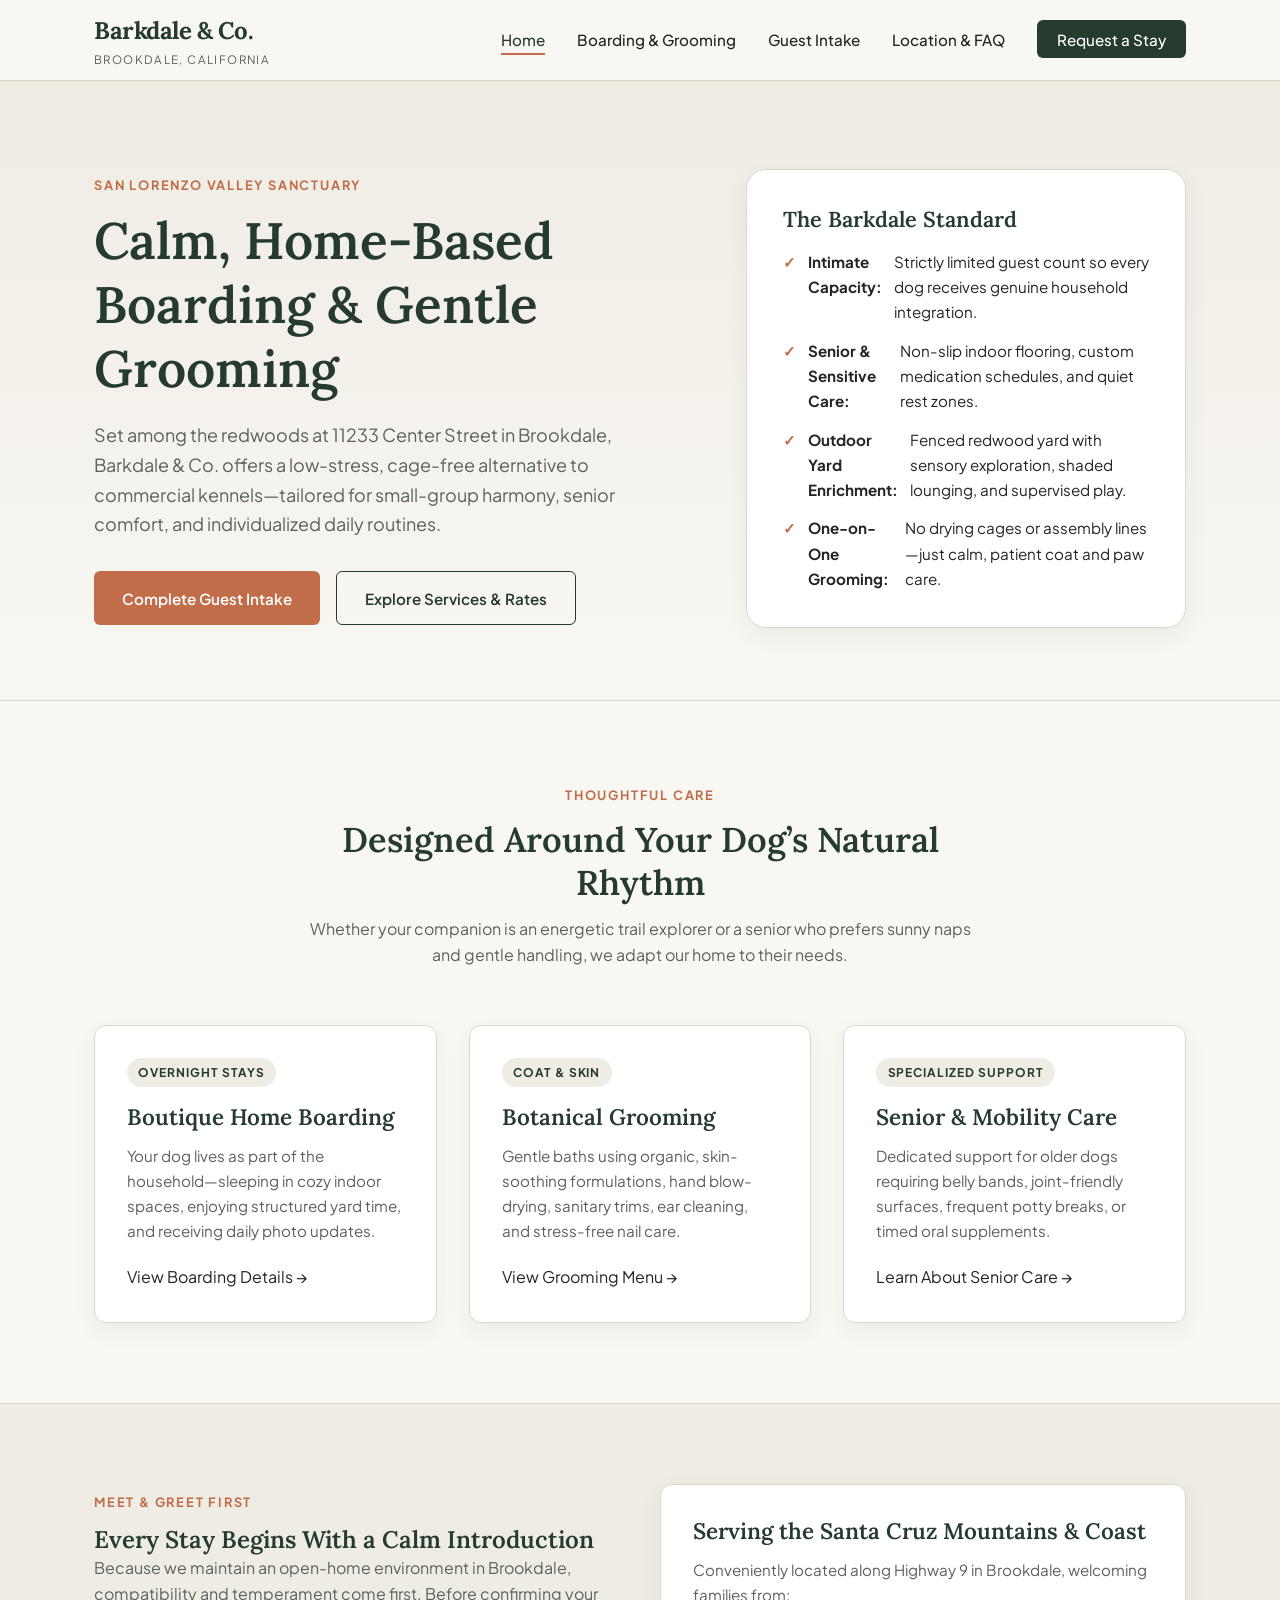
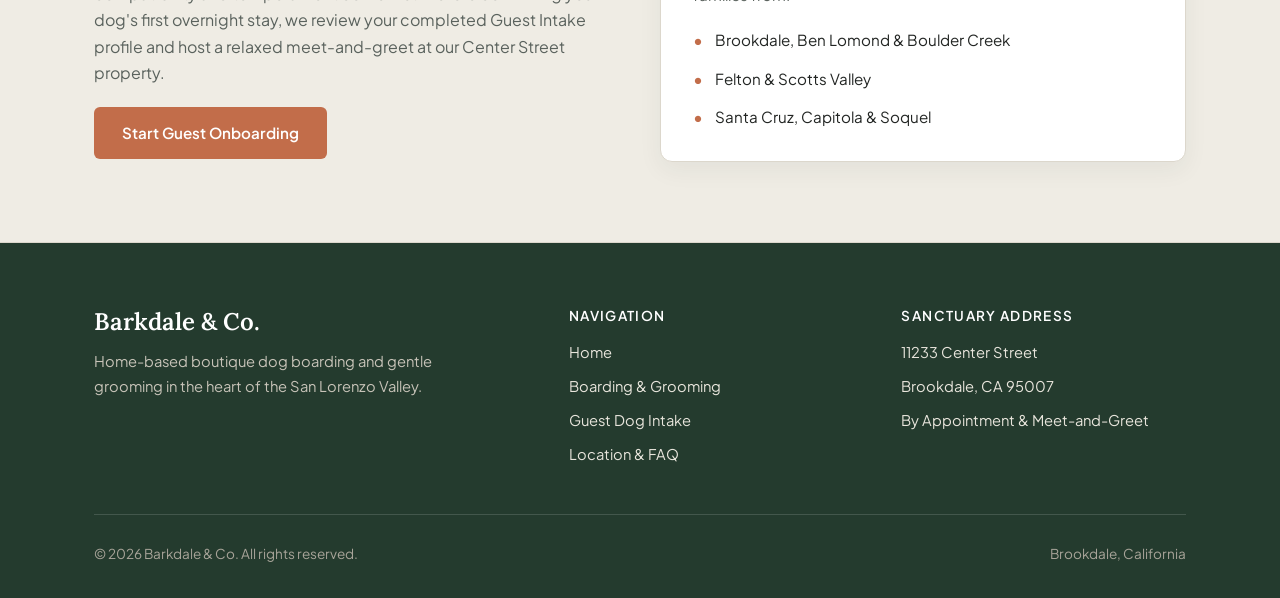
<file: index.html>
<!DOCTYPE html>
<html lang="en">
<head>
  <meta charset="UTF-8" />
  <meta name="viewport" content="width=device-width, initial-scale=1.0" />
  <title>Barkdale &amp; Co. | Boutique Dog Boarding &amp; Grooming in Brookdale, CA</title>
  <meta name="description" content="Private, home-based dog boarding, senior pet care, and holistic grooming nestled in the Santa Cruz Mountains in Brookdale, California." />
  <link rel="preconnect" href="https://fonts.googleapis.com" />
  <link rel="preconnect" href="https://fonts.gstatic.com" crossorigin />
  <link href="https://fonts.googleapis.com/css2?family=Lora:ital,wght@0,500;0,600;0,700;1,400&family=Plus+Jakarta+Sans:wght@400;500;600;700&display=swap" rel="stylesheet" />
  <link rel="stylesheet" href="/css/styles.css" />
</head>
<body>

  <header class="site-header">
    <div class="container nav-wrapper">
      <a href="/" class="brand-logo">
        <span class="brand-name">Barkdale &amp; Co.</span>
        <span class="brand-tagline">Brookdale, California</span>
      </a>

      <button class="mobile-menu-btn" aria-label="Toggle Navigation" aria-expanded="false">&#9776;</button>

      <ul class="nav-links">
        <li><a href="/" class="active">Home</a></li>
        <li><a href="/services.html">Boarding &amp; Grooming</a></li>
        <li><a href="/intake.html">Guest Intake</a></li>
        <li><a href="/contact.html">Location &amp; FAQ</a></li>
        <li><a href="/intake.html" class="nav-cta">Request a Stay</a></li>
      </ul>
    </div>
  </header>

  <main>
    <!-- Hero -->
    <section class="hero">
      <div class="container hero-grid">
        <div>
          <span class="eyebrow">San Lorenzo Valley Sanctuary</span>
          <h1>Calm, Home-Based Boarding &amp; Gentle Grooming</h1>
          <p>
            Set among the redwoods at 11233 Center Street in Brookdale, Barkdale &amp; Co. offers a low-stress, cage-free alternative to commercial kennels—tailored for small-group harmony, senior comfort, and individualized daily routines.
          </p>
          <div class="hero-actions">
            <a href="/intake.html" class="btn btn-primary">Complete Guest Intake</a>
            <a href="/services.html" class="btn btn-secondary">Explore Services &amp; Rates</a>
          </div>
        </div>

        <aside class="hero-card">
          <h3>The Barkdale Standard</h3>
          <ul class="feature-checklist">
            <li><span class="check-icon">&#10003;</span> <strong>Intimate Capacity:</strong> Strictly limited guest count so every dog receives genuine household integration.</li>
            <li><span class="check-icon">&#10003;</span> <strong>Senior &amp; Sensitive Care:</strong> Non-slip indoor flooring, custom medication schedules, and quiet rest zones.</li>
            <li><span class="check-icon">&#10003;</span> <strong>Outdoor Yard Enrichment:</strong> Fenced redwood yard with sensory exploration, shaded lounging, and supervised play.</li>
            <li><span class="check-icon">&#10003;</span> <strong>One-on-One Grooming:</strong> No drying cages or assembly lines—just calm, patient coat and paw care.</li>
          </ul>
        </aside>
      </div>
    </section>

    <!-- Core Pillars -->
    <section class="section">
      <div class="container">
        <div class="section-header">
          <span class="eyebrow">Thoughtful Care</span>
          <h2>Designed Around Your Dog’s Natural Rhythm</h2>
          <p>Whether your companion is an energetic trail explorer or a senior who prefers sunny naps and gentle handling, we adapt our home to their needs.</p>
        </div>

        <div class="grid-3">
          <article class="card">
            <span class="card-badge">Overnight Stays</span>
            <h3>Boutique Home Boarding</h3>
            <p>Your dog lives as part of the household—sleeping in cozy indoor spaces, enjoying structured yard time, and receiving daily photo updates.</p>
            <a href="/services.html#boarding">View Boarding Details &rarr;</a>
          </article>

          <article class="card">
            <span class="card-badge">Coat &amp; Skin</span>
            <h3>Botanical Grooming</h3>
            <p>Gentle baths using organic, skin-soothing formulations, hand blow-drying, sanitary trims, ear cleaning, and stress-free nail care.</p>
            <a href="/services.html#grooming">View Grooming Menu &rarr;</a>
          </article>

          <article class="card">
            <span class="card-badge">Specialized Support</span>
            <h3>Senior &amp; Mobility Care</h3>
            <p>Dedicated support for older dogs requiring belly bands, joint-friendly surfaces, frequent potty breaks, or timed oral supplements.</p>
            <a href="/services.html#senior-care">Learn About Senior Care &rarr;</a>
          </article>
        </div>
      </div>
    </section>

    <!-- Local Roots Callout -->
    <section class="section section-alt">
      <div class="container grid-2" style="align-items: center;">
        <div>
          <span class="eyebrow">Meet &amp; Greet First</span>
          <h2>Every Stay Begins With a Calm Introduction</h2>
          <p style="margin-bottom: 1.25rem; color: var(--text-muted);">
            Because we maintain an open-home environment in Brookdale, compatibility and temperament come first. Before confirming your dog's first overnight stay, we review your completed Guest Intake profile and host a relaxed meet-and-greet at our Center Street property.
          </p>
          <a href="/intake.html" class="btn btn-primary">Start Guest Onboarding</a>
        </div>

        <div class="card">
          <h3>Serving the Santa Cruz Mountains &amp; Coast</h3>
          <p>Conveniently located along Highway 9 in Brookdale, welcoming families from:</p>
          <ul class="feature-checklist">
            <li><span class="check-icon">&bull;</span> Brookdale, Ben Lomond &amp; Boulder Creek</li>
            <li><span class="check-icon">&bull;</span> Felton &amp; Scotts Valley</li>
            <li><span class="check-icon">&bull;</span> Santa Cruz, Capitola &amp; Soquel</li>
          </ul>
        </div>
      </div>
    </section>
  </main>

  <footer class="site-footer">
    <div class="container">
      <div class="footer-grid">
        <div class="footer-brand">
          <h3>Barkdale &amp; Co.</h3>
          <p>Home-based boutique dog boarding and gentle grooming in the heart of the San Lorenzo Valley.</p>
        </div>

        <div class="footer-col">
          <h4>Navigation</h4>
          <ul>
            <li><a href="/">Home</a></li>
            <li><a href="/services.html">Boarding &amp; Grooming</a></li>
            <li><a href="/intake.html">Guest Dog Intake</a></li>
            <li><a href="/contact.html">Location &amp; FAQ</a></li>
          </ul>
        </div>

        <div class="footer-col">
          <h4>Sanctuary Address</h4>
          <ul>
            <li>11233 Center Street</li>
            <li>Brookdale, CA 95007</li>
            <li>By Appointment &amp; Meet-and-Greet</li>
          </ul>
        </div>
      </div>

      <div class="footer-bottom">
        <span>&copy; <span id="current-year">2026</span> Barkdale &amp; Co. All rights reserved.</span>
        <span>Brookdale, California</span>
      </div>
    </div>
  </footer>

  <script src="/js/main.js"></script>
</body>
</html>
</file>
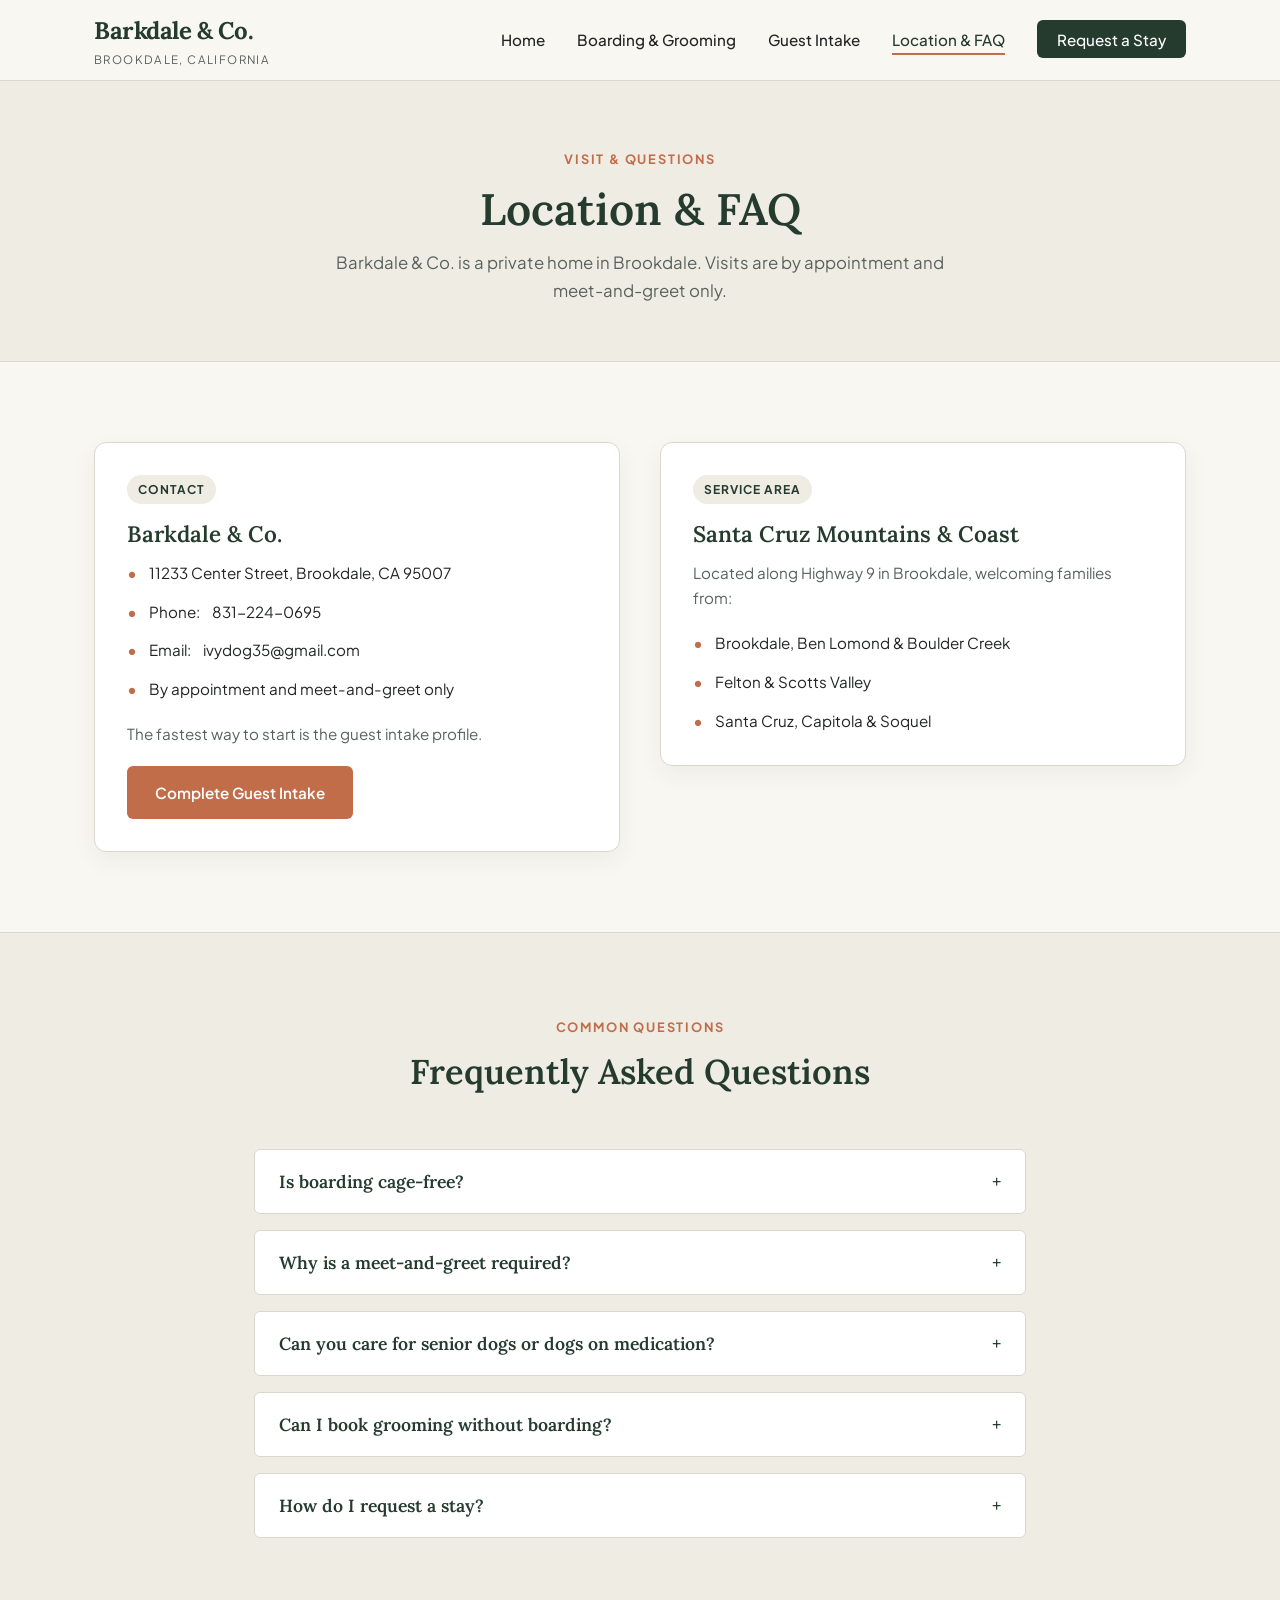
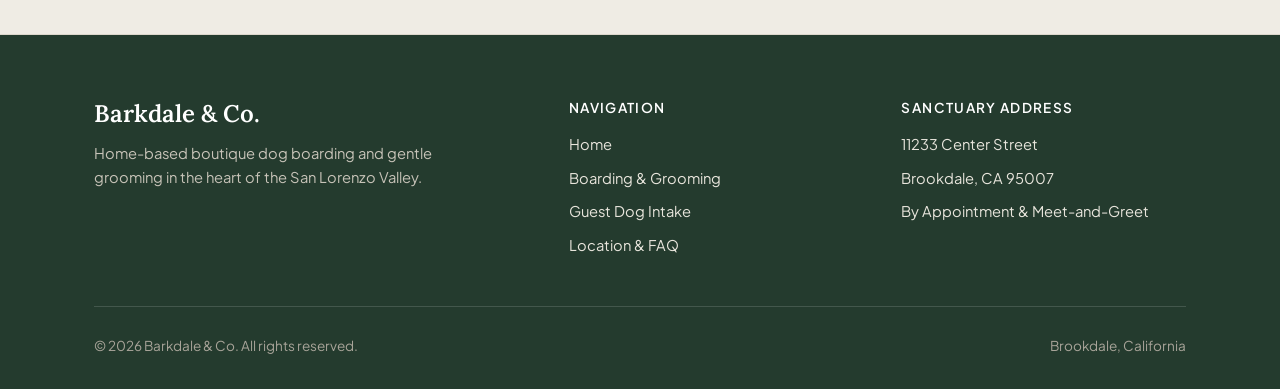
<file: contact.html>
<!DOCTYPE html>
<html lang="en">
<head>
  <meta charset="UTF-8" />
  <meta name="viewport" content="width=device-width, initial-scale=1.0" />
  <title>Location &amp; FAQ | Barkdale &amp; Co.</title>
  <meta name="description" content="Find Barkdale & Co. at 11233 Center Street in Brookdale, CA, and read answers to common questions about home-based dog boarding and grooming." />
  <link rel="preconnect" href="https://fonts.googleapis.com" />
  <link rel="preconnect" href="https://fonts.gstatic.com" crossorigin />
  <link href="https://fonts.googleapis.com/css2?family=Lora:ital,wght@0,500;0,600;0,700;1,400&family=Plus+Jakarta+Sans:wght@400;500;600;700&display=swap" rel="stylesheet" />
  <link rel="stylesheet" href="/css/styles.css" />
</head>
<body>

  <header class="site-header">
    <div class="container nav-wrapper">
      <a href="/" class="brand-logo">
        <span class="brand-name">Barkdale &amp; Co.</span>
        <span class="brand-tagline">Brookdale, California</span>
      </a>

      <button class="mobile-menu-btn" aria-label="Toggle Navigation" aria-expanded="false">&#9776;</button>

      <ul class="nav-links">
        <li><a href="/">Home</a></li>
        <li><a href="/services.html">Boarding &amp; Grooming</a></li>
        <li><a href="/intake.html">Guest Intake</a></li>
        <li><a href="/contact.html" class="active">Location &amp; FAQ</a></li>
        <li><a href="/intake.html" class="nav-cta">Request a Stay</a></li>
      </ul>
    </div>
  </header>

  <main>
    <section class="page-banner">
      <div class="container">
        <span class="eyebrow">Visit &amp; Questions</span>
        <h1>Location &amp; FAQ</h1>
        <p>Barkdale &amp; Co. is a private home in Brookdale. Visits are by appointment and meet-and-greet only.</p>
      </div>
    </section>

    <section class="section">
      <div class="container grid-2" style="align-items: start;">
        <div class="card">
          <span class="card-badge">Contact</span>
          <h3>Barkdale &amp; Co.</h3>
          <ul class="feature-checklist">
            <li><span class="check-icon">&bull;</span> 11233 Center Street, Brookdale, CA 95007</li>
            <li><span class="check-icon">&bull;</span> Phone: <a href="tel:+18312240695">831-224-0695</a></li>
            <li><span class="check-icon">&bull;</span> Email: <a href="mailto:ivydog35@gmail.com">ivydog35@gmail.com</a></li>
            <li><span class="check-icon">&bull;</span> By appointment and meet-and-greet only</li>
          </ul>
          <p style="margin-top: 1.25rem;">The fastest way to start is the guest intake profile.</p>
          <a href="/intake.html" class="btn btn-primary">Complete Guest Intake</a>
        </div>

        <div class="card">
          <span class="card-badge">Service Area</span>
          <h3>Santa Cruz Mountains &amp; Coast</h3>
          <p>Located along Highway 9 in Brookdale, welcoming families from:</p>
          <ul class="feature-checklist">
            <li><span class="check-icon">&bull;</span> Brookdale, Ben Lomond &amp; Boulder Creek</li>
            <li><span class="check-icon">&bull;</span> Felton &amp; Scotts Valley</li>
            <li><span class="check-icon">&bull;</span> Santa Cruz, Capitola &amp; Soquel</li>
          </ul>
        </div>
      </div>
    </section>

    <section class="section section-alt">
      <div class="container" style="max-width: 820px;">
        <div class="section-header">
          <span class="eyebrow">Common Questions</span>
          <h2>Frequently Asked Questions</h2>
        </div>

        <div class="faq-item">
          <button class="faq-question" type="button">Is boarding cage-free? <span>+</span></button>
          <div class="faq-answer">Yes. Dogs live as part of the household, sleep in indoor spaces, and have supervised time in the fenced yard.</div>
        </div>

        <div class="faq-item">
          <button class="faq-question" type="button">Why is a meet-and-greet required? <span>+</span></button>
          <div class="faq-answer">Because this is an open-home environment, compatibility and temperament come first. We review your completed guest intake profile and meet your dog at the Center Street property before confirming a first overnight stay.</div>
        </div>

        <div class="faq-item">
          <button class="faq-question" type="button">Can you care for senior dogs or dogs on medication? <span>+</span></button>
          <div class="faq-answer">Yes. The Senior &amp; Medical Suite covers non-slip flooring, oral medications and supplements, and washable belly band management. Describe your dog's needs in the intake profile.</div>
        </div>

        <div class="faq-item">
          <button class="faq-question" type="button">Can I book grooming without boarding? <span>+</span></button>
          <div class="faq-answer">Yes. Grooming is available as a standalone appointment or on your dog's boarding departure day.</div>
        </div>

        <div class="faq-item">
          <button class="faq-question" type="button">How do I request a stay? <span>+</span></button>
          <div class="faq-answer">Complete the guest intake form. It prepares a summary you can email to us or copy, and we follow up to arrange the meet-and-greet.</div>
        </div>
      </div>
    </section>
  </main>

  <footer class="site-footer">
    <div class="container">
      <div class="footer-grid">
        <div class="footer-brand">
          <h3>Barkdale &amp; Co.</h3>
          <p>Home-based boutique dog boarding and gentle grooming in the heart of the San Lorenzo Valley.</p>
        </div>

        <div class="footer-col">
          <h4>Navigation</h4>
          <ul>
            <li><a href="/">Home</a></li>
            <li><a href="/services.html">Boarding &amp; Grooming</a></li>
            <li><a href="/intake.html">Guest Dog Intake</a></li>
            <li><a href="/contact.html">Location &amp; FAQ</a></li>
          </ul>
        </div>

        <div class="footer-col">
          <h4>Sanctuary Address</h4>
          <ul>
            <li>11233 Center Street</li>
            <li>Brookdale, CA 95007</li>
            <li>By Appointment &amp; Meet-and-Greet</li>
          </ul>
        </div>
      </div>

      <div class="footer-bottom">
        <span>&copy; <span id="current-year">2026</span> Barkdale &amp; Co. All rights reserved.</span>
        <span>Brookdale, California</span>
      </div>
    </div>
  </footer>

  <script src="/js/main.js"></script>
</body>
</html>
</file>
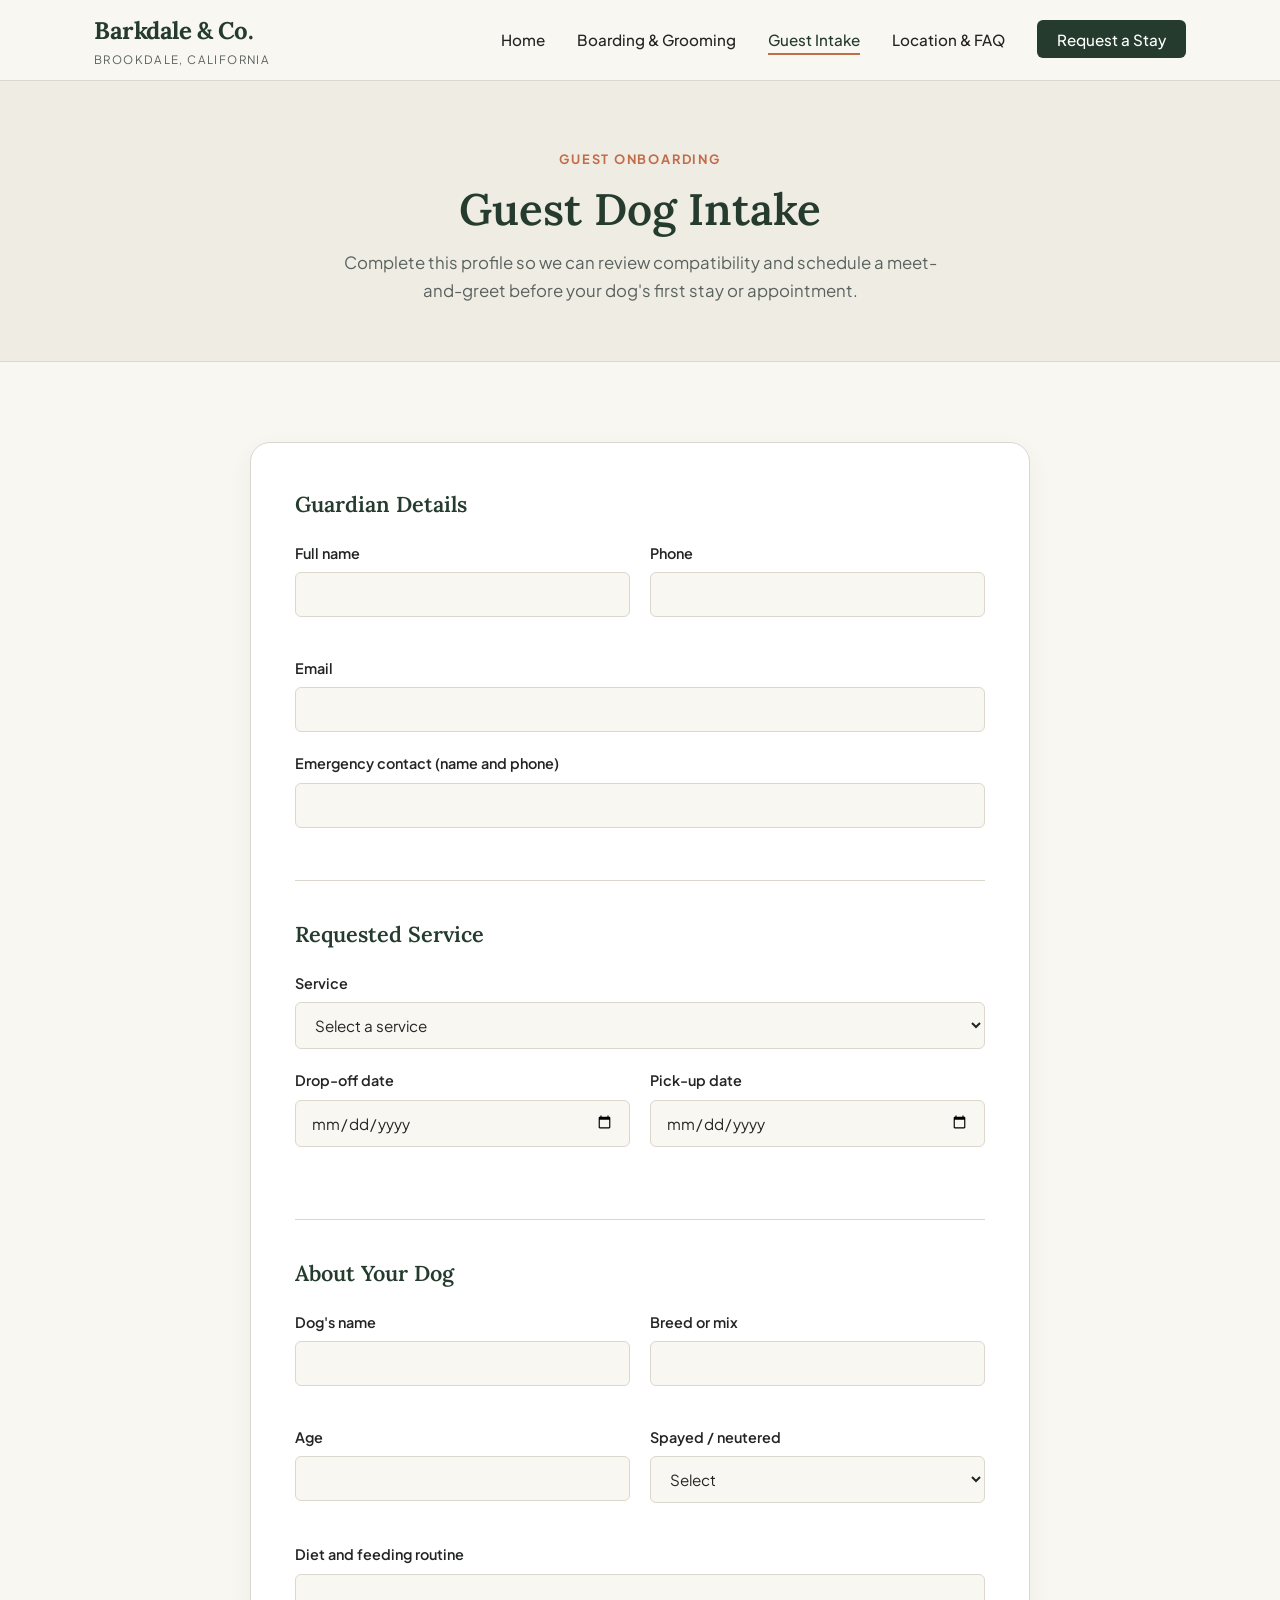
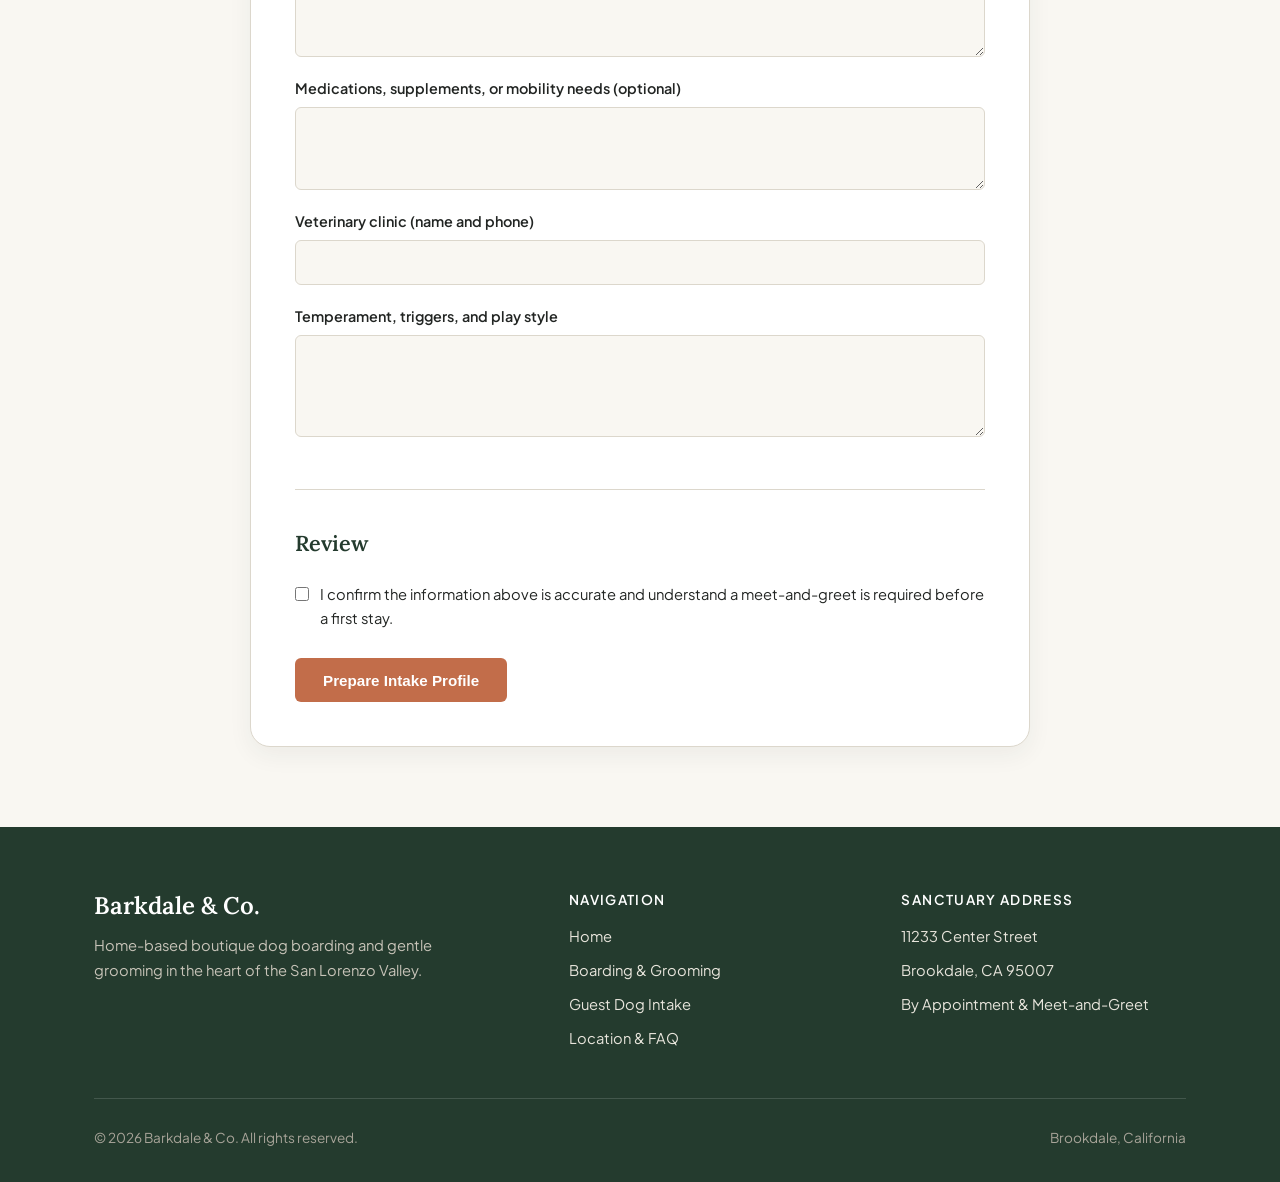
<file: intake.html>
<!DOCTYPE html>
<html lang="en">
<head>
  <meta charset="UTF-8" />
  <meta name="viewport" content="width=device-width, initial-scale=1.0" />
  <title>Guest Dog Intake | Barkdale &amp; Co.</title>
  <meta name="description" content="Complete the guest intake profile to request a boarding stay or grooming appointment at Barkdale & Co. in Brookdale, CA." />
  <link rel="preconnect" href="https://fonts.googleapis.com" />
  <link rel="preconnect" href="https://fonts.gstatic.com" crossorigin />
  <link href="https://fonts.googleapis.com/css2?family=Lora:ital,wght@0,500;0,600;0,700;1,400&family=Plus+Jakarta+Sans:wght@400;500;600;700&display=swap" rel="stylesheet" />
  <link rel="stylesheet" href="/css/styles.css" />
</head>
<body>

  <header class="site-header">
    <div class="container nav-wrapper">
      <a href="/" class="brand-logo">
        <span class="brand-name">Barkdale &amp; Co.</span>
        <span class="brand-tagline">Brookdale, California</span>
      </a>

      <button class="mobile-menu-btn" aria-label="Toggle Navigation" aria-expanded="false">&#9776;</button>

      <ul class="nav-links">
        <li><a href="/">Home</a></li>
        <li><a href="/services.html">Boarding &amp; Grooming</a></li>
        <li><a href="/intake.html" class="active">Guest Intake</a></li>
        <li><a href="/contact.html">Location &amp; FAQ</a></li>
        <li><a href="/intake.html" class="nav-cta">Request a Stay</a></li>
      </ul>
    </div>
  </header>

  <main>
    <section class="page-banner">
      <div class="container">
        <span class="eyebrow">Guest Onboarding</span>
        <h1>Guest Dog Intake</h1>
        <p>Complete this profile so we can review compatibility and schedule a meet-and-greet before your dog's first stay or appointment.</p>
      </div>
    </section>

    <section class="section">
      <div class="container">
        <form id="guest-intake-form" class="form-container" novalidate>

          <fieldset class="form-fieldset">
            <legend>Guardian Details</legend>
            <div class="form-row">
              <div class="form-group">
                <label for="owner_name">Full name</label>
                <input type="text" id="owner_name" name="owner_name" autocomplete="name" required />
              </div>
              <div class="form-group">
                <label for="owner_phone">Phone</label>
                <input type="tel" id="owner_phone" name="owner_phone" autocomplete="tel" required />
              </div>
            </div>
            <div class="form-group">
              <label for="owner_email">Email</label>
              <input type="email" id="owner_email" name="owner_email" autocomplete="email" required />
            </div>
            <div class="form-group">
              <label for="emergency_contact">Emergency contact (name and phone)</label>
              <input type="text" id="emergency_contact" name="emergency_contact" required />
            </div>
          </fieldset>

          <fieldset class="form-fieldset">
            <legend>Requested Service</legend>
            <div class="form-group">
              <label for="service_type">Service</label>
              <select id="service_type" name="service_type" required>
                <option value="" selected disabled>Select a service</option>
                <option>Boutique Overnight Boarding</option>
                <option>Senior &amp; Medical Suite Boarding</option>
                <option>Multi-Week Retreat (14+ nights)</option>
                <option>Redwood Bath &amp; Tidy</option>
                <option>Full Breed / Custom Trim</option>
              </select>
            </div>
            <div class="form-row">
              <div class="form-group">
                <label for="dropoff_date">Drop-off date</label>
                <input type="date" id="dropoff_date" name="dropoff_date" />
              </div>
              <div class="form-group">
                <label for="pickup_date">Pick-up date</label>
                <input type="date" id="pickup_date" name="pickup_date" />
              </div>
            </div>
          </fieldset>

          <fieldset class="form-fieldset">
            <legend>About Your Dog</legend>
            <div class="form-row">
              <div class="form-group">
                <label for="dog_name">Dog's name</label>
                <input type="text" id="dog_name" name="dog_name" required />
              </div>
              <div class="form-group">
                <label for="dog_breed">Breed or mix</label>
                <input type="text" id="dog_breed" name="dog_breed" required />
              </div>
            </div>
            <div class="form-row">
              <div class="form-group">
                <label for="dog_age">Age</label>
                <input type="text" id="dog_age" name="dog_age" required />
              </div>
              <div class="form-group">
                <label for="spay_neuter">Spayed / neutered</label>
                <select id="spay_neuter" name="spay_neuter" required>
                  <option value="" selected disabled>Select</option>
                  <option>Yes</option>
                  <option>No</option>
                </select>
              </div>
            </div>
            <div class="form-group">
              <label for="feeding_routine">Diet and feeding routine</label>
              <textarea id="feeding_routine" name="feeding_routine" rows="3" required></textarea>
            </div>
            <div class="form-group">
              <label for="medications">Medications, supplements, or mobility needs (optional)</label>
              <textarea id="medications" name="medications" rows="3"></textarea>
            </div>
            <div class="form-group">
              <label for="vet_clinic">Veterinary clinic (name and phone)</label>
              <input type="text" id="vet_clinic" name="vet_clinic" required />
            </div>
            <div class="form-group">
              <label for="temperament_notes">Temperament, triggers, and play style</label>
              <textarea id="temperament_notes" name="temperament_notes" rows="4" required></textarea>
            </div>
          </fieldset>

          <fieldset class="form-fieldset">
            <legend>Review</legend>
            <div class="checkbox-group">
              <input type="checkbox" id="confirm_info" name="confirm_info" required />
              <label for="confirm_info">I confirm the information above is accurate and understand a meet-and-greet is required before a first stay.</label>
            </div>
          </fieldset>

          <button type="submit" class="btn btn-primary">Prepare Intake Profile</button>
          <div id="intake-status" class="form-status" role="status" aria-live="polite"></div>
        </form>
      </div>
    </section>
  </main>

  <footer class="site-footer">
    <div class="container">
      <div class="footer-grid">
        <div class="footer-brand">
          <h3>Barkdale &amp; Co.</h3>
          <p>Home-based boutique dog boarding and gentle grooming in the heart of the San Lorenzo Valley.</p>
        </div>

        <div class="footer-col">
          <h4>Navigation</h4>
          <ul>
            <li><a href="/">Home</a></li>
            <li><a href="/services.html">Boarding &amp; Grooming</a></li>
            <li><a href="/intake.html">Guest Dog Intake</a></li>
            <li><a href="/contact.html">Location &amp; FAQ</a></li>
          </ul>
        </div>

        <div class="footer-col">
          <h4>Sanctuary Address</h4>
          <ul>
            <li>11233 Center Street</li>
            <li>Brookdale, CA 95007</li>
            <li>By Appointment &amp; Meet-and-Greet</li>
          </ul>
        </div>
      </div>

      <div class="footer-bottom">
        <span>&copy; <span id="current-year">2026</span> Barkdale &amp; Co. All rights reserved.</span>
        <span>Brookdale, California</span>
      </div>
    </div>
  </footer>

  <script src="/js/main.js"></script>
</body>
</html>
</file>
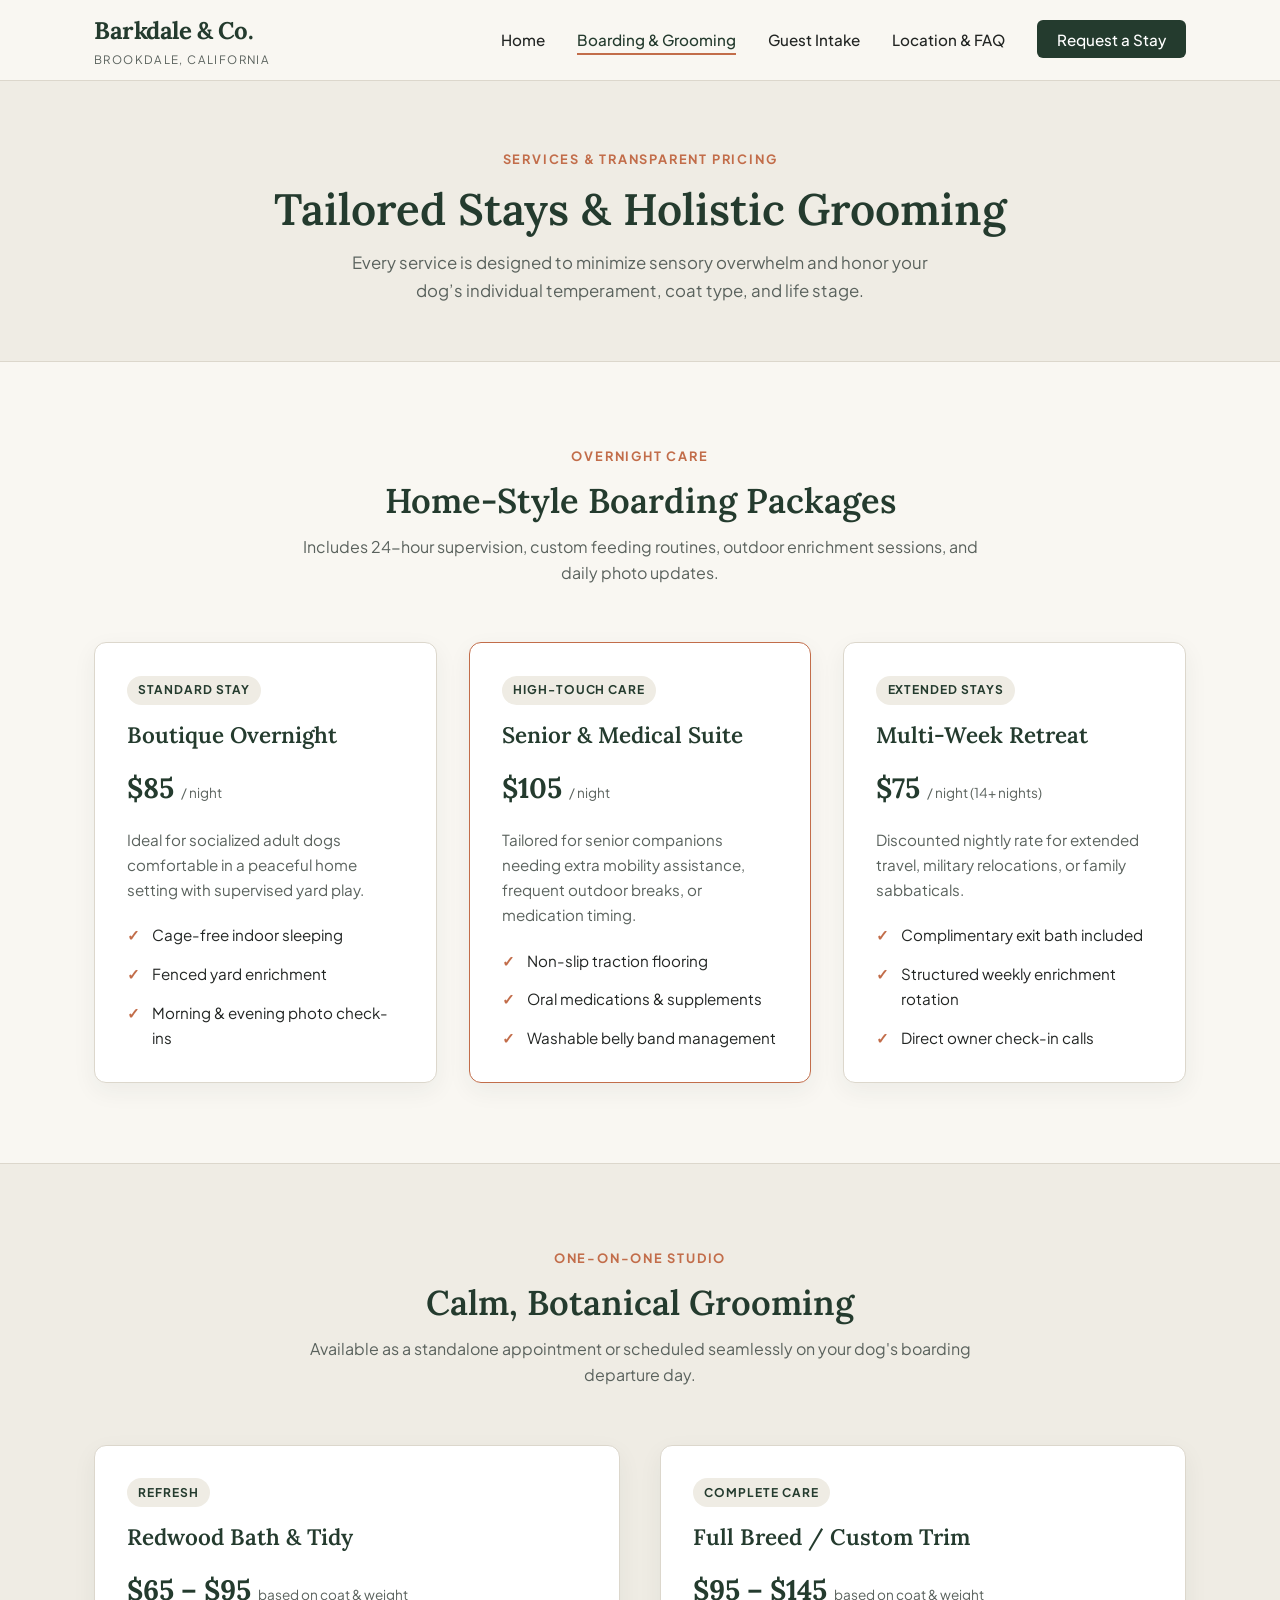
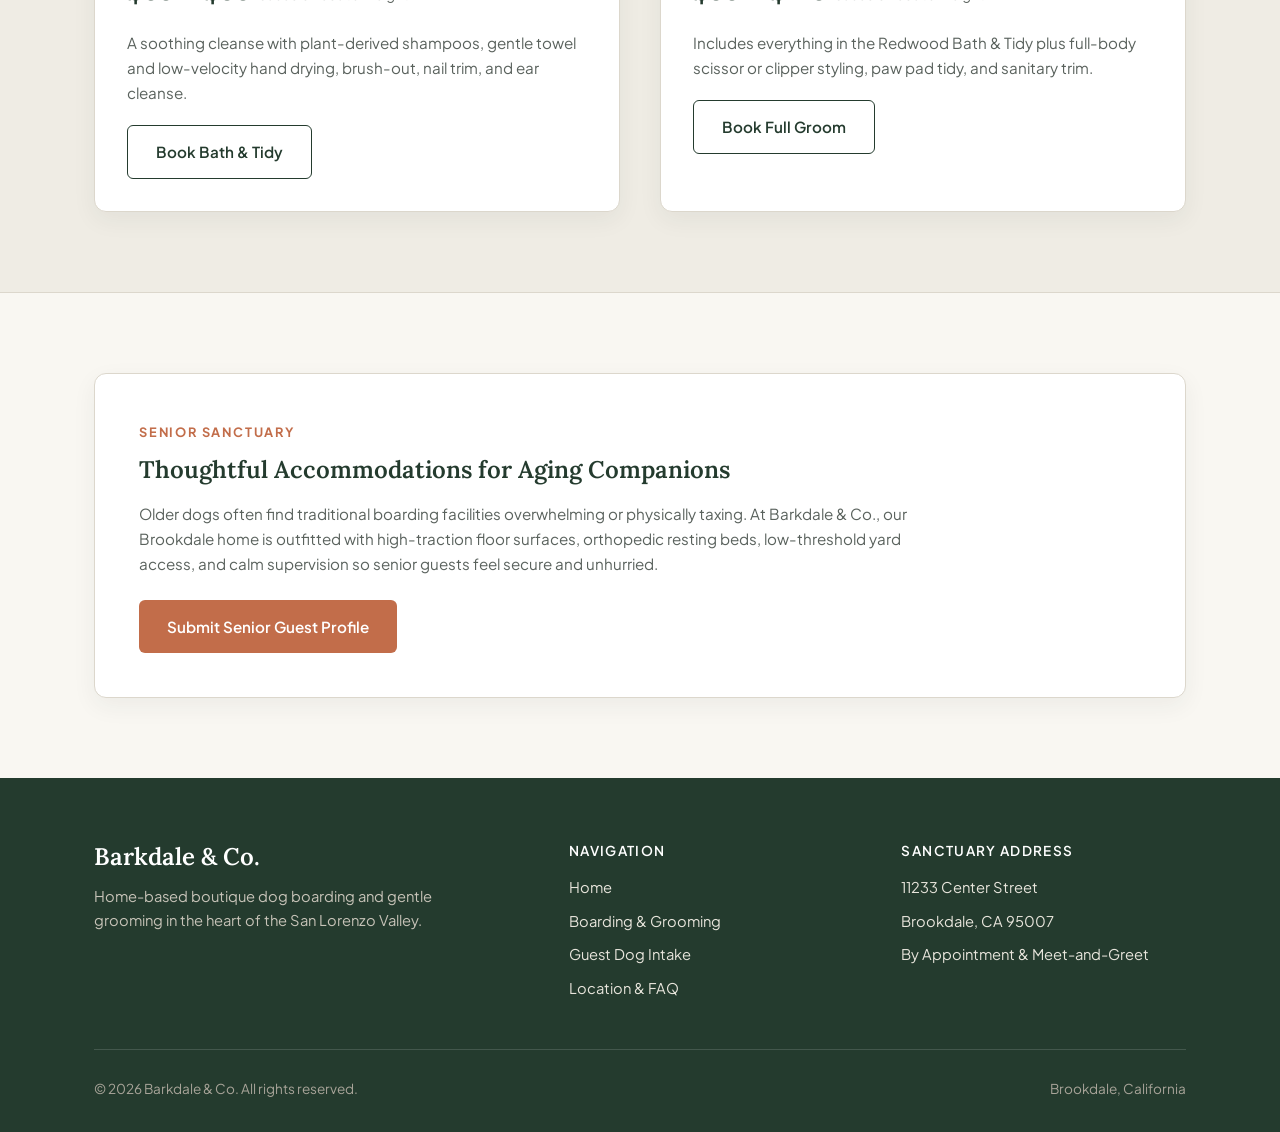
<file: services.html>
<!DOCTYPE html>
<html lang="en">
<head>
  <meta charset="UTF-8" />
  <meta name="viewport" content="width=device-width, initial-scale=1.0" />
  <title>Boarding &amp; Grooming Services | Barkdale &amp; Co.</title>
  <meta name="description" content="Explore overnight dog boarding rates, botanical grooming packages, and senior dog care services at Barkdale & Co. in Brookdale, CA." />
  <link rel="preconnect" href="https://fonts.googleapis.com" />
  <link rel="preconnect" href="https://fonts.gstatic.com" crossorigin />
  <link href="https://fonts.googleapis.com/css2?family=Lora:ital,wght@0,500;0,600;0,700;1,400&family=Plus+Jakarta+Sans:wght@400;500;600;700&display=swap" rel="stylesheet" />
  <link rel="stylesheet" href="/css/styles.css" />
</head>
<body>

  <header class="site-header">
    <div class="container nav-wrapper">
      <a href="/" class="brand-logo">
        <span class="brand-name">Barkdale &amp; Co.</span>
        <span class="brand-tagline">Brookdale, California</span>
      </a>

      <button class="mobile-menu-btn" aria-label="Toggle Navigation" aria-expanded="false">&#9776;</button>

      <ul class="nav-links">
        <li><a href="/">Home</a></li>
        <li><a href="/services.html" class="active">Boarding &amp; Grooming</a></li>
        <li><a href="/intake.html">Guest Intake</a></li>
        <li><a href="/contact.html">Location &amp; FAQ</a></li>
        <li><a href="/intake.html" class="nav-cta">Request a Stay</a></li>
      </ul>
    </div>
  </header>

  <main>
    <section class="page-banner">
      <div class="container">
        <span class="eyebrow">Services &amp; Transparent Pricing</span>
        <h1>Tailored Stays &amp; Holistic Grooming</h1>
        <p>Every service is designed to minimize sensory overwhelm and honor your dog’s individual temperament, coat type, and life stage.</p>
      </div>
    </section>

    <!-- Boarding Section -->
    <section id="boarding" class="section">
      <div class="container">
        <div class="section-header">
          <span class="eyebrow">Overnight Care</span>
          <h2>Home-Style Boarding Packages</h2>
          <p>Includes 24-hour supervision, custom feeding routines, outdoor enrichment sessions, and daily photo updates.</p>
        </div>

        <div class="grid-3">
          <article class="card">
            <span class="card-badge">Standard Stay</span>
            <h3>Boutique Overnight</h3>
            <div class="price-tag">$85 <span>/ night</span></div>
            <p>Ideal for socialized adult dogs comfortable in a peaceful home setting with supervised yard play.</p>
            <ul class="feature-checklist">
              <li><span class="check-icon">&#10003;</span> Cage-free indoor sleeping</li>
              <li><span class="check-icon">&#10003;</span> Fenced yard enrichment</li>
              <li><span class="check-icon">&#10003;</span> Morning &amp; evening photo check-ins</li>
            </ul>
          </article>

          <article class="card" style="border-color: var(--accent-terracotta);">
            <span class="card-badge">High-Touch Care</span>
            <h3>Senior &amp; Medical Suite</h3>
            <div class="price-tag">$105 <span>/ night</span></div>
            <p>Tailored for senior companions needing extra mobility assistance, frequent outdoor breaks, or medication timing.</p>
            <ul class="feature-checklist">
              <li><span class="check-icon">&#10003;</span> Non-slip traction flooring</li>
              <li><span class="check-icon">&#10003;</span> Oral medications &amp; supplements</li>
              <li><span class="check-icon">&#10003;</span> Washable belly band management</li>
            </ul>
          </article>

          <article class="card">
            <span class="card-badge">Extended Stays</span>
            <h3>Multi-Week Retreat</h3>
            <div class="price-tag">$75 <span>/ night (14+ nights)</span></div>
            <p>Discounted nightly rate for extended travel, military relocations, or family sabbaticals.</p>
            <ul class="feature-checklist">
              <li><span class="check-icon">&#10003;</span> Complimentary exit bath included</li>
              <li><span class="check-icon">&#10003;</span> Structured weekly enrichment rotation</li>
              <li><span class="check-icon">&#10003;</span> Direct owner check-in calls</li>
            </ul>
          </article>
        </div>
      </div>
    </section>

    <!-- Grooming Section -->
    <section id="grooming" class="section section-alt">
      <div class="container">
        <div class="section-header">
          <span class="eyebrow">One-on-One Studio</span>
          <h2>Calm, Botanical Grooming</h2>
          <p>Available as a standalone appointment or scheduled seamlessly on your dog's boarding departure day.</p>
        </div>

        <div class="grid-2">
          <article class="card">
            <span class="card-badge">Refresh</span>
            <h3>Redwood Bath &amp; Tidy</h3>
            <div class="price-tag">$65 – $95 <span>based on coat &amp; weight</span></div>
            <p>A soothing cleanse with plant-derived shampoos, gentle towel and low-velocity hand drying, brush-out, nail trim, and ear cleanse.</p>
            <a href="/intake.html" class="btn btn-secondary">Book Bath &amp; Tidy</a>
          </article>

          <article class="card">
            <span class="card-badge">Complete Care</span>
            <h3>Full Breed / Custom Trim</h3>
            <div class="price-tag">$95 – $145 <span>based on coat &amp; weight</span></div>
            <p>Includes everything in the Redwood Bath &amp; Tidy plus full-body scissor or clipper styling, paw pad tidy, and sanitary trim.</p>
            <a href="/intake.html" class="btn btn-secondary">Book Full Groom</a>
          </article>
        </div>
      </div>
    </section>

    <!-- Senior Care Philosophy -->
    <section id="senior-care" class="section">
      <div class="container">
        <div class="card" style="padding: 2.75rem;">
          <span class="eyebrow">Senior Sanctuary</span>
          <h2 style="margin-bottom: 1rem;">Thoughtful Accommodations for Aging Companions</h2>
          <p style="margin-bottom: 1.5rem; max-width: 780px;">
            Older dogs often find traditional boarding facilities overwhelming or physically taxing. At Barkdale &amp; Co., our Brookdale home is outfitted with high-traction floor surfaces, orthopedic resting beds, low-threshold yard access, and calm supervision so senior guests feel secure and unhurried.
          </p>
          <a href="/intake.html" class="btn btn-primary">Submit Senior Guest Profile</a>
        </div>
      </div>
    </section>
  </main>

  <footer class="site-footer">
    <div class="container">
      <div class="footer-grid">
        <div class="footer-brand">
          <h3>Barkdale &amp; Co.</h3>
          <p>Home-based boutique dog boarding and gentle grooming in the heart of the San Lorenzo Valley.</p>
        </div>

        <div class="footer-col">
          <h4>Navigation</h4>
          <ul>
            <li><a href="/">Home</a></li>
            <li><a href="/services.html">Boarding &amp; Grooming</a></li>
            <li><a href="/intake.html">Guest Dog Intake</a></li>
            <li><a href="/contact.html">Location &amp; FAQ</a></li>
          </ul>
        </div>

        <div class="footer-col">
          <h4>Sanctuary Address</h4>
          <ul>
            <li>11233 Center Street</li>
            <li>Brookdale, CA 95007</li>
            <li>By Appointment &amp; Meet-and-Greet</li>
          </ul>
        </div>
      </div>

      <div class="footer-bottom">
        <span>&copy; <span id="current-year">2026</span> Barkdale &amp; Co. All rights reserved.</span>
        <span>Brookdale, California</span>
      </div>
    </div>
  </footer>

  <script src="/js/main.js"></script>
</body>
</html>
</file>
<file: css/styles.css>
/* ==========================================================================
   Barkdale & Co. - Coastal Redwood Pet Sanctuary Stylesheet
   ========================================================================== */

:root {
  --bg-cream: #F9F7F2;
  --bg-sand: #EFECE4;
  --surface-white: #FFFFFF;
  --primary-forest: #243B2E;
  --primary-forest-light: #355442;
  --accent-terracotta: #C26D4A;
  --accent-terracotta-hover: #A85837;
  --text-charcoal: #222523;
  --text-muted: #5A625D;
  --border-subtle: #DCD7CC;
  --radius-sm: 6px;
  --radius-md: 12px;
  --radius-lg: 20px;
  --shadow-soft: 0 8px 24px rgba(36, 59, 46, 0.06);
  --shadow-hover: 0 12px 32px rgba(36, 59, 46, 0.12);
  --font-serif: 'Lora', Georgia, 'Times New Roman', serif;
  --font-sans: 'Plus Jakarta Sans', -apple-system, BlinkMacSystemFont, sans-serif;
}

*, *::before, *::after {
  box-sizing: border-box;
  margin: 0;
  padding: 0;
}

html {
  scroll-behavior: smooth;
  font-size: 16px;
}

body {
  background-color: var(--bg-cream);
  color: var(--text-charcoal);
  font-family: var(--font-sans);
  line-height: 1.65;
  -webkit-font-smoothing: antialiased;
}

h1, h2, h3, h4 {
  font-family: var(--font-serif);
  color: var(--primary-forest);
  line-height: 1.25;
  font-weight: 600;
}

a {
  color: inherit;
  text-decoration: none;
  transition: color 0.2s ease, background-color 0.2s ease, transform 0.2s ease;
}

img {
  max-width: 100%;
  display: block;
}

.container {
  width: 100%;
  max-width: 1140px;
  margin: 0 auto;
  padding: 0 1.5rem;
}

/* Header & Navigation */
.site-header {
  background-color: rgba(249, 247, 242, 0.95);
  backdrop-filter: blur(8px);
  border-bottom: 1px solid var(--border-subtle);
  position: sticky;
  top: 0;
  z-index: 100;
}

.nav-wrapper {
  display: flex;
  justify-content: space-between;
  align-items: center;
  height: 80px;
}

.brand-logo {
  display: flex;
  flex-direction: column;
}

.brand-name {
  font-family: var(--font-serif);
  font-size: 1.5rem;
  font-weight: 700;
  color: var(--primary-forest);
  letter-spacing: -0.02em;
}

.brand-tagline {
  font-size: 0.72rem;
  text-transform: uppercase;
  letter-spacing: 0.12em;
  color: var(--text-muted);
}

.nav-links {
  display: flex;
  align-items: center;
  gap: 2rem;
  list-style: none;
}

.nav-links a {
  font-size: 0.95rem;
  font-weight: 500;
  color: var(--text-charcoal);
  padding: 0.25rem 0;
  border-bottom: 2px solid transparent;
}

.nav-links a:hover,
.nav-links a.active {
  color: var(--primary-forest);
  border-bottom-color: var(--accent-terracotta);
}

.nav-cta {
  background-color: var(--primary-forest);
  color: #FFFFFF !important;
  padding: 0.6rem 1.25rem !important;
  border-radius: var(--radius-sm);
  border-bottom: none !important;
}

.nav-cta:hover {
  background-color: var(--primary-forest-light);
  transform: translateY(-1px);
}

.mobile-menu-btn {
  display: none;
  background: none;
  border: 1px solid var(--border-subtle);
  border-radius: var(--radius-sm);
  padding: 0.5rem 0.75rem;
  font-size: 1.25rem;
  color: var(--primary-forest);
  cursor: pointer;
}

/* Buttons */
.btn {
  display: inline-flex;
  align-items: center;
  justify-content: center;
  padding: 0.85rem 1.75rem;
  border-radius: var(--radius-sm);
  font-weight: 600;
  font-size: 0.95rem;
  cursor: pointer;
  border: none;
  gap: 0.5rem;
}

.btn-primary {
  background-color: var(--accent-terracotta);
  color: #FFFFFF;
}

.btn-primary:hover {
  background-color: var(--accent-terracotta-hover);
  transform: translateY(-2px);
}

.btn-secondary {
  background-color: transparent;
  color: var(--primary-forest);
  border: 1.5px solid var(--primary-forest);
}

.btn-secondary:hover {
  background-color: var(--primary-forest);
  color: #FFFFFF;
}

/* Hero Section */
.hero {
  padding: 5.5rem 0 4.5rem;
  background: linear-gradient(180deg, var(--bg-sand) 0%, var(--bg-cream) 100%);
  border-bottom: 1px solid var(--border-subtle);
}

.hero-grid {
  display: grid;
  grid-template-columns: 1.15fr 0.85fr;
  gap: 3.5rem;
  align-items: center;
}

.eyebrow {
  display: inline-block;
  font-size: 0.8rem;
  font-weight: 700;
  text-transform: uppercase;
  letter-spacing: 0.14em;
  color: var(--accent-terracotta);
  margin-bottom: 0.75rem;
}

.hero h1 {
  font-size: clamp(2.25rem, 4vw, 3.25rem);
  margin-bottom: 1.25rem;
}

.hero p {
  font-size: 1.125rem;
  color: var(--text-muted);
  margin-bottom: 2rem;
  max-width: 540px;
}

.hero-actions {
  display: flex;
  flex-wrap: wrap;
  gap: 1rem;
}

.hero-card {
  background-color: var(--surface-white);
  border: 1px solid var(--border-subtle);
  border-radius: var(--radius-lg);
  padding: 2.25rem;
  box-shadow: var(--shadow-soft);
}

.hero-card h3 {
  font-size: 1.35rem;
  margin-bottom: 1rem;
}

.feature-checklist {
  list-style: none;
  display: flex;
  flex-direction: column;
  gap: 0.85rem;
}

.feature-checklist li {
  display: flex;
  align-items: flex-start;
  gap: 0.75rem;
  font-size: 0.95rem;
  color: var(--text-charcoal);
}

.check-icon {
  color: var(--accent-terracotta);
  font-weight: 700;
  flex-shrink: 0;
}

/* Page Banner (Subpages) */
.page-banner {
  background-color: var(--bg-sand);
  padding: 4rem 0 3.5rem;
  border-bottom: 1px solid var(--border-subtle);
  text-align: center;
}

.page-banner h1 {
  font-size: clamp(2rem, 3.5vw, 2.75rem);
  margin-bottom: 0.75rem;
}

.page-banner p {
  color: var(--text-muted);
  max-width: 620px;
  margin: 0 auto;
  font-size: 1.05rem;
}

/* Sections & Grids */
.section {
  padding: 5rem 0;
}

.section-alt {
  background-color: var(--bg-sand);
  border-top: 1px solid var(--border-subtle);
  border-bottom: 1px solid var(--border-subtle);
}

.section-header {
  text-align: center;
  max-width: 680px;
  margin: 0 auto 3.5rem;
}

.section-header h2 {
  font-size: 2.15rem;
  margin-bottom: 0.75rem;
}

.section-header p {
  color: var(--text-muted);
}

.grid-3 {
  display: grid;
  grid-template-columns: repeat(3, 1fr);
  gap: 2rem;
}

.grid-2 {
  display: grid;
  grid-template-columns: repeat(2, 1fr);
  gap: 2.5rem;
}

/* Cards */
.card {
  background-color: var(--surface-white);
  border: 1px solid var(--border-subtle);
  border-radius: var(--radius-md);
  padding: 2rem;
  box-shadow: var(--shadow-soft);
  transition: transform 0.25s ease, box-shadow 0.25s ease;
}

.card:hover {
  transform: translateY(-4px);
  box-shadow: var(--shadow-hover);
}

.card-badge {
  display: inline-block;
  background-color: var(--bg-sand);
  color: var(--primary-forest);
  font-size: 0.75rem;
  font-weight: 700;
  text-transform: uppercase;
  letter-spacing: 0.08em;
  padding: 0.3rem 0.7rem;
  border-radius: 999px;
  margin-bottom: 1rem;
}

.card h3 {
  font-size: 1.4rem;
  margin-bottom: 0.75rem;
}

.card p {
  color: var(--text-muted);
  font-size: 0.95rem;
  margin-bottom: 1.25rem;
}

.price-tag {
  font-family: var(--font-serif);
  font-size: 1.75rem;
  font-weight: 700;
  color: var(--primary-forest);
  margin: 1rem 0;
}

.price-tag span {
  font-family: var(--font-sans);
  font-size: 0.85rem;
  font-weight: 400;
  color: var(--text-muted);
}

/* Forms (Intake & Contact) */
.form-container {
  max-width: 780px;
  margin: 0 auto;
  background-color: var(--surface-white);
  border: 1px solid var(--border-subtle);
  border-radius: var(--radius-lg);
  padding: 2.75rem;
  box-shadow: var(--shadow-soft);
}

.form-fieldset {
  border: none;
  margin-bottom: 2.25rem;
  padding-bottom: 2rem;
  border-bottom: 1px solid var(--border-subtle);
}

.form-fieldset:last-of-type {
  border-bottom: none;
  margin-bottom: 1rem;
  padding-bottom: 0;
}

.form-fieldset legend {
  font-family: var(--font-serif);
  font-size: 1.35rem;
  font-weight: 600;
  color: var(--primary-forest);
  margin-bottom: 1.25rem;
}

.form-row {
  display: grid;
  grid-template-columns: 1fr 1fr;
  gap: 1.25rem;
  margin-bottom: 1.25rem;
}

.form-group {
  display: flex;
  flex-direction: column;
  margin-bottom: 1.25rem;
}

.form-group label {
  font-size: 0.9rem;
  font-weight: 600;
  color: var(--text-charcoal);
  margin-bottom: 0.4rem;
}

.form-group input,
.form-group select,
.form-group textarea {
  font-family: var(--font-sans);
  font-size: 0.95rem;
  padding: 0.75rem 0.95rem;
  border: 1px solid var(--border-subtle);
  border-radius: var(--radius-sm);
  background-color: var(--bg-cream);
  color: var(--text-charcoal);
  transition: border-color 0.2s ease, background-color 0.2s ease;
}

.form-group input:focus,
.form-group select:focus,
.form-group textarea:focus {
  outline: none;
  border-color: var(--primary-forest);
  background-color: var(--surface-white);
}

.checkbox-group {
  display: flex;
  align-items: flex-start;
  gap: 0.65rem;
  margin-bottom: 0.75rem;
  font-size: 0.92rem;
}

.checkbox-group input[type="checkbox"] {
  margin-top: 0.25rem;
  accent-color: var(--primary-forest);
  width: 16px;
  height: 16px;
}

.form-status {
  display: none;
  padding: 1.25rem;
  border-radius: var(--radius-sm);
  margin-top: 1.5rem;
  font-size: 0.95rem;
}

.form-status.success {
  display: block;
  background-color: #E6F2EB;
  border: 1px solid #A3C9B2;
  color: #1D3B2A;
}

/* FAQ Accordion */
.faq-item {
  background-color: var(--surface-white);
  border: 1px solid var(--border-subtle);
  border-radius: var(--radius-sm);
  margin-bottom: 1rem;
  overflow: hidden;
}

.faq-question {
  width: 100%;
  text-align: left;
  background: none;
  border: none;
  padding: 1.25rem 1.5rem;
  font-family: var(--font-serif);
  font-size: 1.1rem;
  font-weight: 600;
  color: var(--primary-forest);
  display: flex;
  justify-content: space-between;
  align-items: center;
  cursor: pointer;
}

.faq-answer {
  padding: 0 1.5rem 1.25rem;
  color: var(--text-muted);
  font-size: 0.95rem;
  display: none;
}

.faq-item.open .faq-answer {
  display: block;
}

/* Footer */
.site-footer {
  background-color: var(--primary-forest);
  color: #E8E5DC;
  padding: 4rem 0 2rem;
}

.footer-grid {
  display: grid;
  grid-template-columns: 1.5fr 1fr 1fr;
  gap: 3rem;
  padding-bottom: 3rem;
  border-bottom: 1px solid rgba(255, 255, 255, 0.14);
}

.footer-brand h3 {
  color: #FFFFFF;
  font-size: 1.5rem;
  margin-bottom: 0.75rem;
}

.footer-brand p {
  font-size: 0.92rem;
  color: #C7C3B8;
  max-width: 340px;
}

.footer-col h4 {
  color: #FFFFFF;
  font-family: var(--font-sans);
  font-size: 0.85rem;
  text-transform: uppercase;
  letter-spacing: 0.1em;
  margin-bottom: 1rem;
}

.footer-col ul {
  list-style: none;
  display: flex;
  flex-direction: column;
  gap: 0.6rem;
  font-size: 0.92rem;
}

.footer-col a:hover {
  color: #FFFFFF;
  text-decoration: underline;
}

.footer-bottom {
  padding-top: 1.75rem;
  display: flex;
  justify-content: space-between;
  align-items: center;
  font-size: 0.85rem;
  color: #A8A499;
}

/* Responsive Breakpoints */
@media (max-width: 900px) {
  .hero-grid,
  .grid-3,
  .grid-2,
  .footer-grid {
    grid-template-columns: 1fr;
  }

  .mobile-menu-btn {
    display: block;
  }

  .nav-links {
    display: none;
    position: absolute;
    top: 80px;
    left: 0;
    right: 0;
    background-color: var(--bg-cream);
    flex-direction: column;
    padding: 1.5rem;
    border-bottom: 1px solid var(--border-subtle);
    box-shadow: var(--shadow-soft);
  }

  .nav-links.open {
    display: flex;
  }
}

@media (max-width: 600px) {
  .form-row {
    grid-template-columns: 1fr;
  }

  .form-container {
    padding: 1.75rem 1.25rem;
  }

  .footer-bottom {
    flex-direction: column;
    gap: 0.75rem;
    text-align: center;
  }
}
</file>
